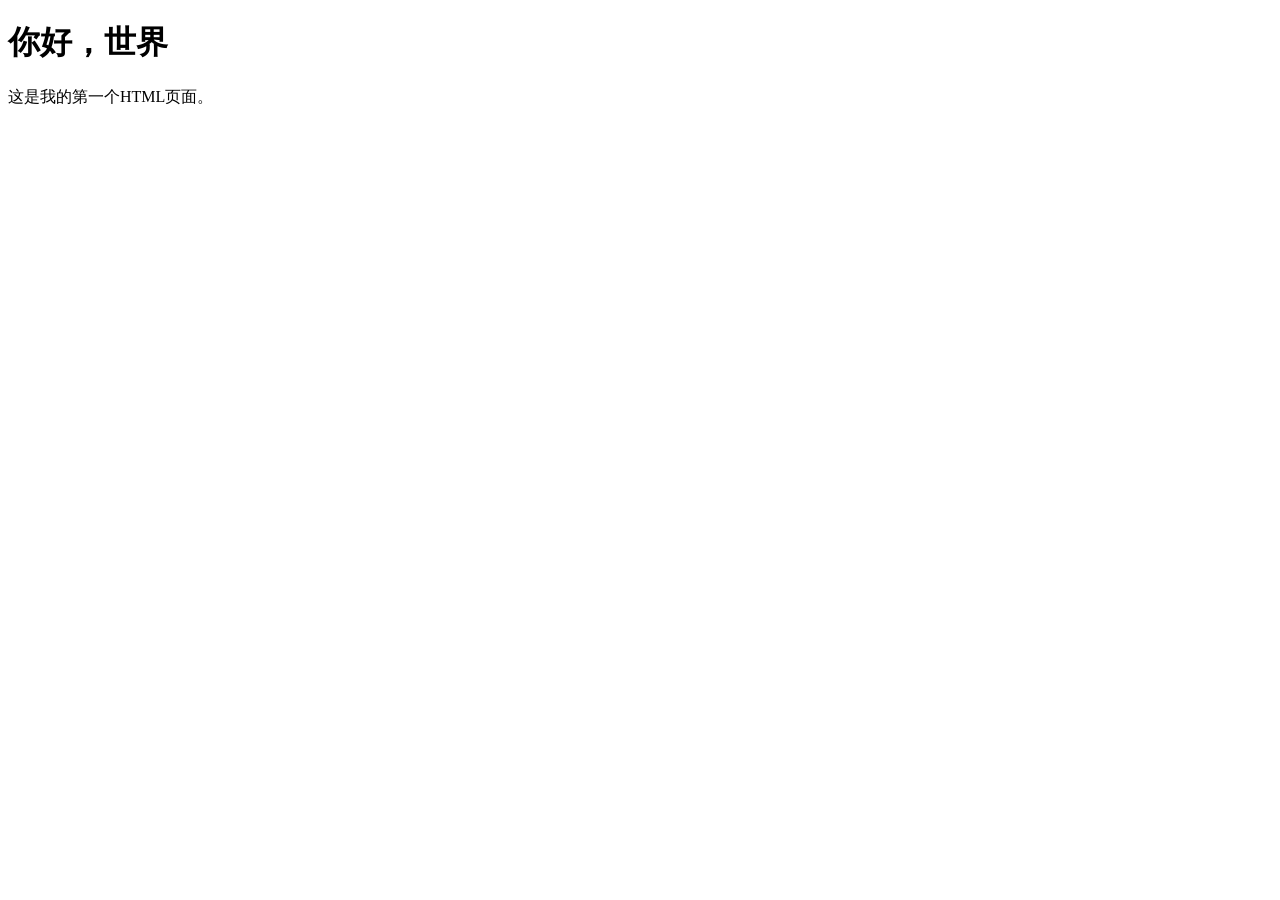
<file: index.html>
<!DOCTYPE html>
<html lang="zh-CN">
    <head>
        <meta charset="UTF-8">
        <meta name="viewport" content="width=device-width, initial-scale=1.0">
        <title>我的第一个页面</title>
    </head>
    <body>
        <h1>你好，世界</h1>
        <p>这是我的第一个HTML页面。</p>
    </body>
</html>
</file>
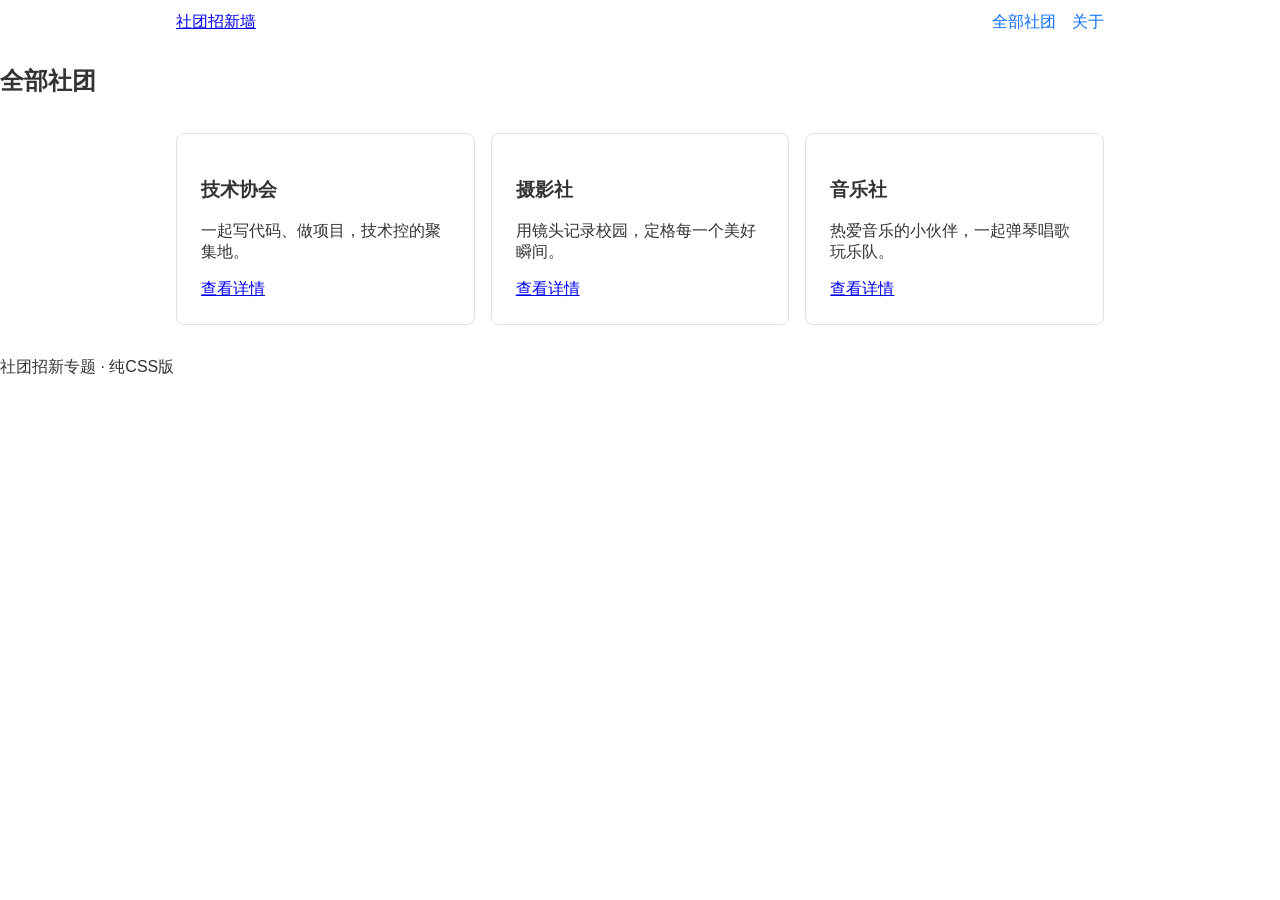
<file: club-recruitment-page/index.html>
<!DOCTYPE html>
<html lang="zh-CN">
<head>
  <meta charset="UTF-8">
  <meta name="viewport" content="width=device-width, initial-scale=1.0">
  <title>社团招新</title>
  <link rel="stylesheet" href="css/club.css">
</head>
<body>
  <header class="site-header">
    <div class="nav-wrap">
      <a class="logo" href="#">社团招新墙</a>
      <nav class="main-nav">
        <a href="#clubs">全部社团</a>
        <a href="#about">关于</a>
      </nav>
    </div>
  </header>
  <main>
    <section id="clubs">
      <h2>全部社团</h2>
      <div class="card-grid">
        <article class="club-card">
          <h3>技术协会</h3>
          <p>一起写代码、做项目，技术控的聚集地。</p>
          <a href="#">查看详情</a>
        </article>
        <article class="club-card">
          <h3>摄影社</h3>
          <p>用镜头记录校园，定格每一个美好瞬间。</p>
          <a href="#">查看详情</a>
        </article>
        <article class="club-card">
          <h3>音乐社</h3>
          <p>热爱音乐的小伙伴，一起弹琴唱歌玩乐队。</p>
          <a href="#">查看详情</a>
        </article>
      </div>
    </section>
  </main>
  <footer><p>社团招新专题 · 纯CSS版</p></footer>
</body>
</html>
</file>
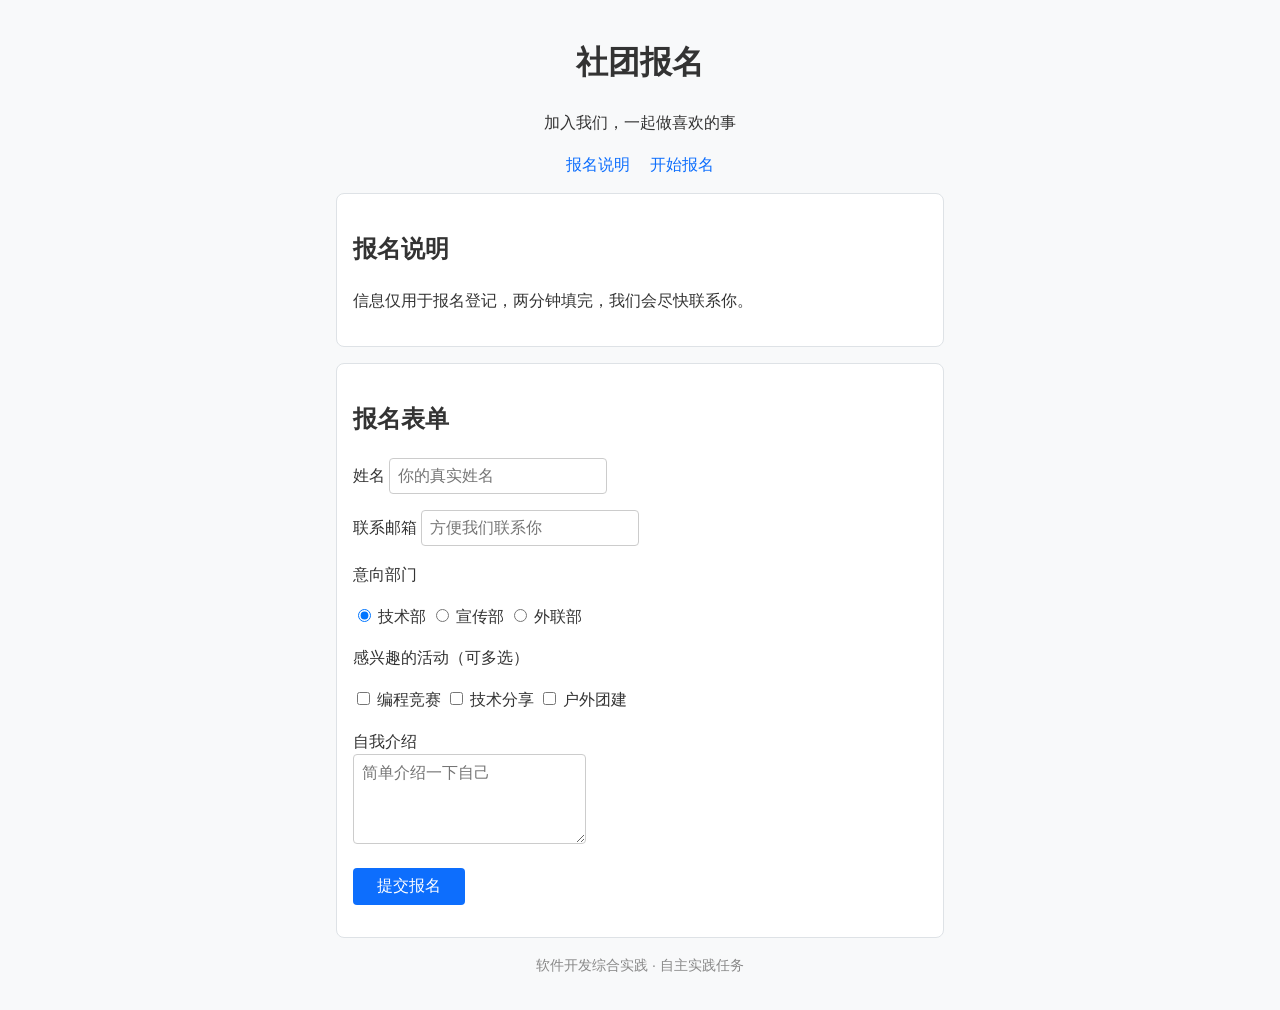
<file: club-registration/index.html>
<!DOCTYPE html>
<html lang="zh-CN">
<head>
  <meta charset="UTF-8">
  <meta name="viewport" content="width=device-width, initial-scale=1.0">
  <title>社团报名</title>
  <link rel="stylesheet" href="css/style.css">
</head>
<body>
  <header>
    <h1>社团报名</h1>
    <p>加入我们，一起做喜欢的事</p>
  </header>
  <nav>
    <a href="#intro">报名说明</a>
    <a href="#form">开始报名</a>
  </nav>
  <main>
    <section id="intro">
      <h2>报名说明</h2>
      <p>信息仅用于报名登记，两分钟填完，我们会尽快联系你。</p>
    </section>
    <section id="form">
      <h2>报名表单</h2>
      <form action="#" method="get">
        <p>
          <label for="name">姓名</label>
          <input type="text" id="name" name="name" placeholder="你的真实姓名" required>
        </p>
        <p>
          <label for="mail">联系邮箱</label>
          <input type="email" id="mail" name="mail" placeholder="方便我们联系你" required>
        </p>
        <p>意向部门</p>
        <p>
          <label><input type="radio" name="score" value="5" checked> 技术部</label>
          <label><input type="radio" name="score" value="4"> 宣传部</label>
          <label><input type="radio" name="score" value="3"> 外联部</label>
        </p>
        <p>感兴趣的活动（可多选）</p>
        <p>
          <label><input type="checkbox" name="topic" value="layout"> 编程竞赛</label>
          <label><input type="checkbox" name="topic" value="js"> 技术分享</label>
          <label><input type="checkbox" name="topic" value="chart"> 户外团建</label>
        </p>
        <p>
          <label for="advice">自我介绍</label><br>
          <textarea id="advice" name="advice" rows="4" maxlength="200" placeholder="简单介绍一下自己"></textarea>
        </p>
        <p>
          <button type="submit">提交报名</button>
        </p>
      </form>
    </section>
  </main>
  <footer>
    <p>软件开发综合实践 · 自主实践任务</p>
  </footer>
</body>
</html>
</file>
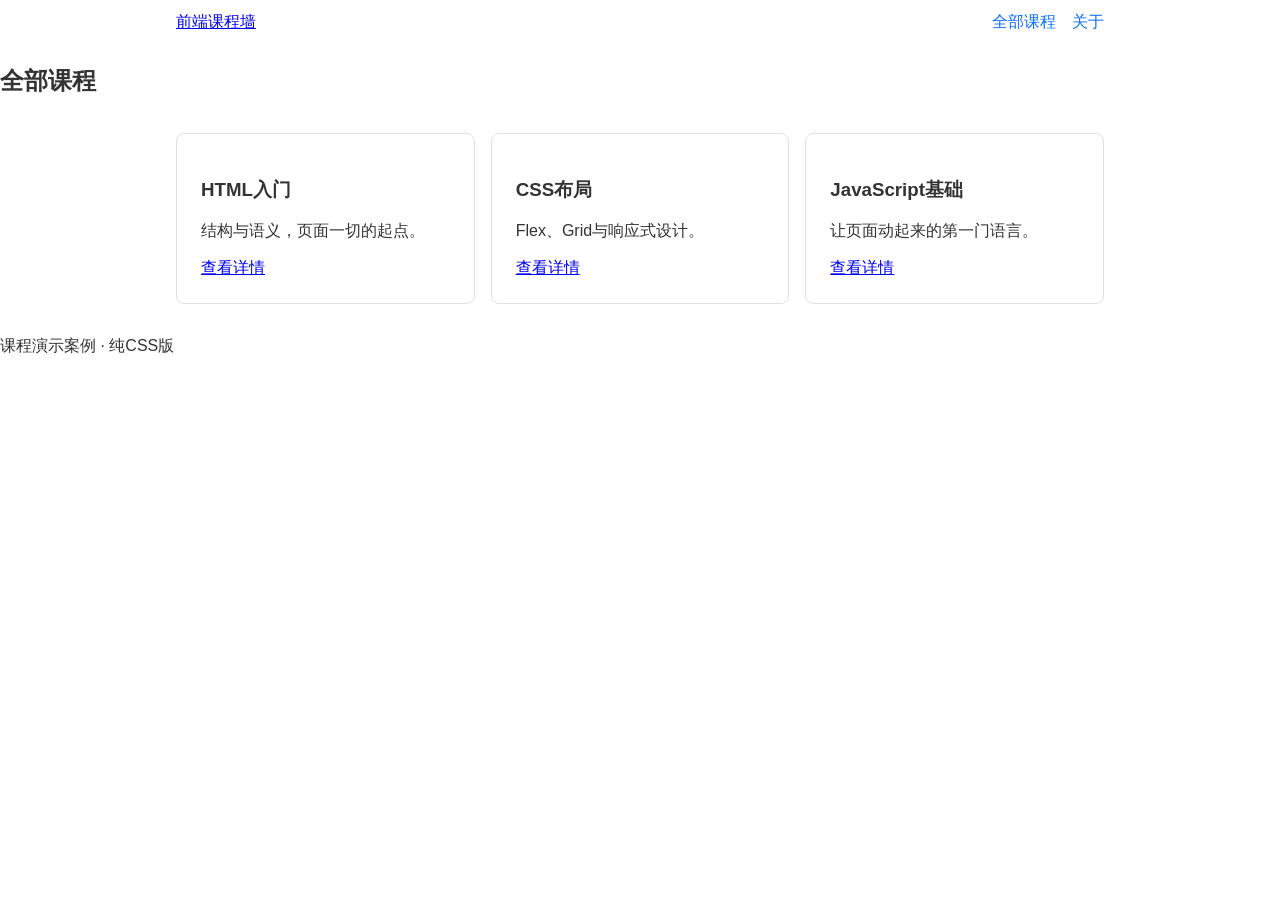
<file: courses-page/index.html>
<!DOCTYPE html>
<html lang="zh-CN">
<head>
  <meta charset="UTF-8">
  <meta name="viewport" content="width=device-width, initial-scale=1.0">
  <title>课程展示</title>
  <link rel="stylesheet" href="css/courses.css">
</head>
<body>
  <header class="site-header">
    <div class="nav-wrap">
      <a class="logo" href="#">前端课程墙</a>
      <nav class="main-nav">
        <a href="#courses">全部课程</a>
        <a href="#about">关于</a>
      </nav>
    </div>
  </header>
  <main>
    <section id="courses">
      <h2>全部课程</h2>
      <div class="card-grid">
        <article class="course-card">
          <h3>HTML入门</h3>
          <p>结构与语义，页面一切的起点。</p>
          <a href="#">查看详情</a>
        </article>
        <article class="course-card">
          <h3>CSS布局</h3>
          <p>Flex、Grid与响应式设计。</p>
          <a href="#">查看详情</a>
        </article>
        <article class="course-card">
          <h3>JavaScript基础</h3>
          <p>让页面动起来的第一门语言。</p>
          <a href="#">查看详情</a>
        </article>
      </div>
    </section>
  </main>
  <footer><p>课程演示案例 · 纯CSS版</p></footer>
</body>
</html>
</file>
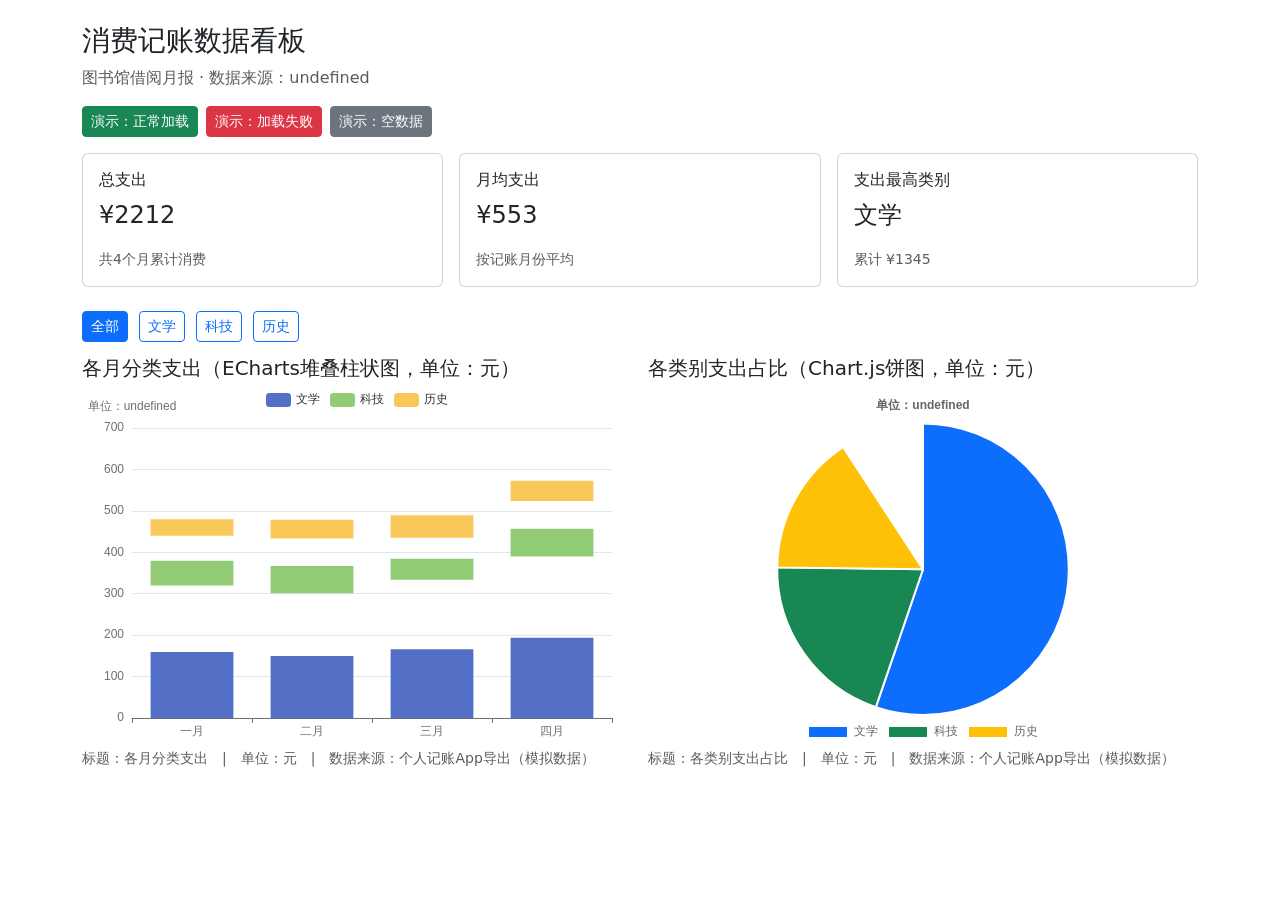
<file: dashboard/index.html>
﻿<!DOCTYPE html>
<html lang="zh-CN">
<head>
  <meta charset="UTF-8">
  <meta name="viewport" content="width=device-width, initial-scale=1.0">
  <title>消费记账数据看板</title>
  <link href="libs/bootstrap.min.css" rel="stylesheet">
  <style>
    .chart-box { height: 360px; }
    #status { display: none; }
    #filters .btn { margin: 0 6px 6px 0; }
  </style>
</head>
<body class="container py-4">
  <header>
    <h1 class="h3">消费记账数据看板</h1>
    <p class="text-muted" id="sub-title">数据来源：个人记账App导出（模拟数据）</p>
  </header>

  <!-- 三种状态演示：正常 / 失败 / 空数据 -->
  <div class="d-flex flex-wrap gap-2 mb-3">
    <button id="btn-normal" class="btn btn-sm btn-success">演示：正常加载</button>
    <button id="btn-error" class="btn btn-sm btn-danger">演示：加载失败</button>
    <button id="btn-empty" class="btn btn-sm btn-secondary">演示：空数据</button>
  </div>

  <p id="status" class="alert alert-warning"></p>

  <section class="row g-3 mb-4" id="cards"></section>

  <!-- jQuery 交互：按类别筛选柱状图 -->
  <div id="filters" class="mb-2"></div>

  <section class="row g-3">
    <div class="col-lg-6">
      <h2 class="h5">各月分类支出（ECharts堆叠柱状图，单位：元）</h2>
      <div id="bar-chart" class="chart-box"></div>
      <p class="small text-muted">标题：各月分类支出　|　单位：元　|　数据来源：个人记账App导出（模拟数据）</p>
    </div>
    <div class="col-lg-6">
      <h2 class="h5">各类别支出占比（Chart.js饼图，单位：元）</h2>
      <div class="chart-box"><canvas id="pie-chart"></canvas></div>
      <p class="small text-muted">标题：各类别支出占比　|　单位：元　|　数据来源：个人记账App导出（模拟数据）</p>
    </div>
  </section>

  <script src="libs/jquery-3.7.1.min.js"></script>
  <script src="libs/bootstrap.bundle.min.js"></script>
  <script src="libs/echarts.min.js"></script>
  <script src="libs/chart.umd.js"></script>
  <script src="app.js"></script>
</body>
</html>
</file>
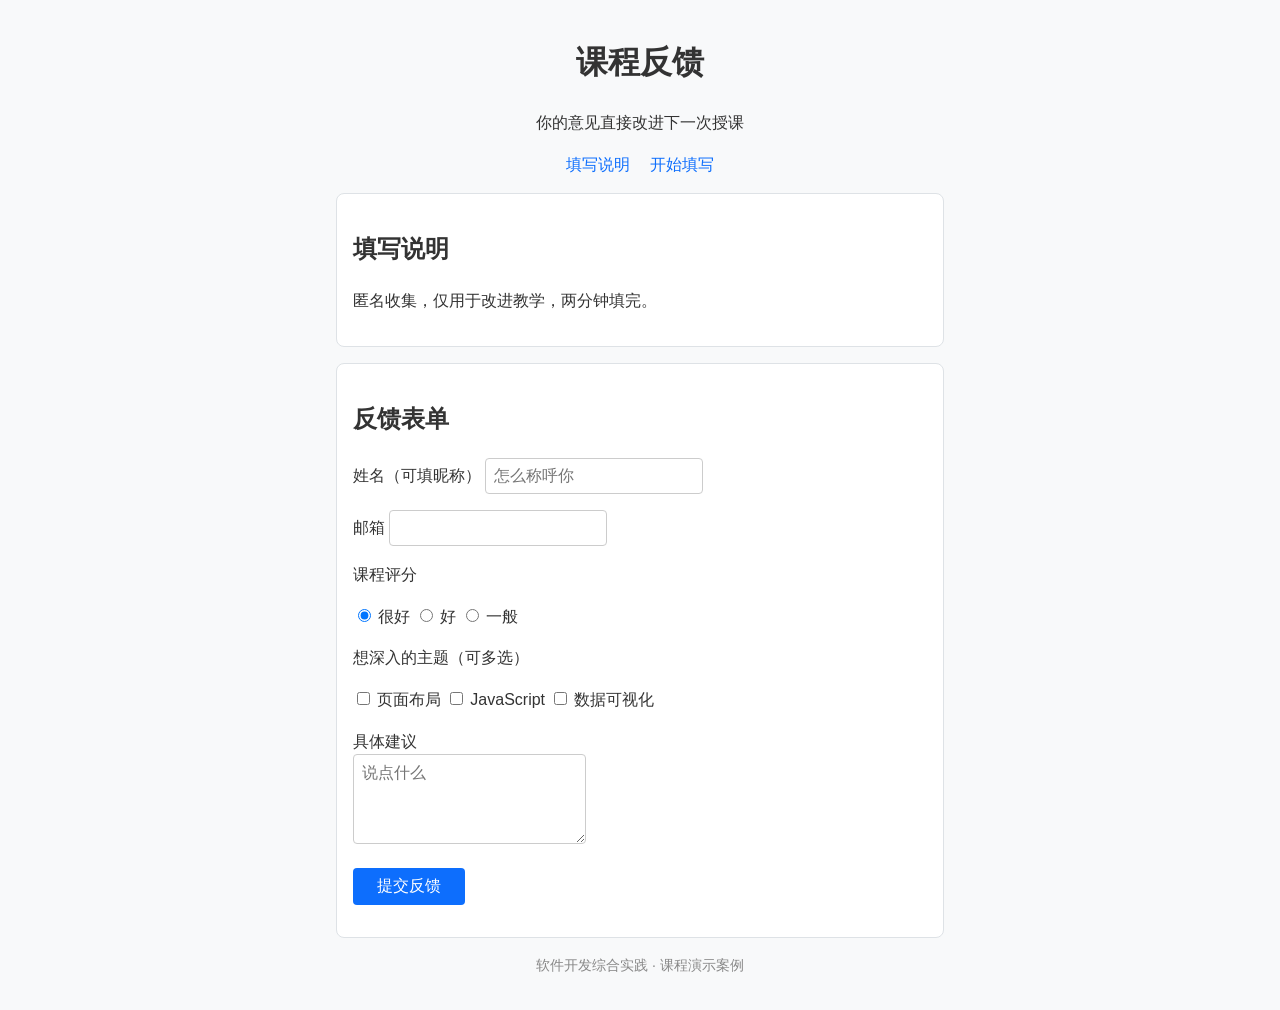
<file: feedback-form/index.html>
<!DOCTYPE html>
<html lang="zh-CN">
<head>
  <meta charset="UTF-8">
  <meta name="viewport" content="width=device-width, initial-scale=1.0">
  <title>课程反馈</title>
  <link rel="stylesheet" href="css/style.css">
</head>
<body>
  <header>
    <h1>课程反馈</h1>
    <p>你的意见直接改进下一次授课</p>
  </header>
  <nav>
    <a href="#intro">填写说明</a>
    <a href="#form">开始填写</a>
  </nav>
  <main>
    <section id="intro">
      <h2>填写说明</h2>
      <p>匿名收集，仅用于改进教学，两分钟填完。</p>
    </section>
    <section id="form">
      <h2>反馈表单</h2>
      <form action="#" method="get">
        <p>
          <label for="name">姓名（可填昵称）</label>
          <input type="text" id="name" name="name" placeholder="怎么称呼你" required>
        </p>
        <p>
          <label for="mail">邮箱</label>
          <input type="email" id="mail" name="mail" required>
        </p>
        <p>课程评分</p>
        <p>
          <label><input type="radio" name="score" value="5" checked> 很好</label>
          <label><input type="radio" name="score" value="4"> 好</label>
          <label><input type="radio" name="score" value="3"> 一般</label>
        </p>
        <p>想深入的主题（可多选）</p>
        <p>
          <label><input type="checkbox" name="topic" value="layout"> 页面布局</label>
          <label><input type="checkbox" name="topic" value="js"> JavaScript</label>
          <label><input type="checkbox" name="topic" value="chart"> 数据可视化</label>
        </p>
        <p>
          <label for="advice">具体建议</label><br>
          <textarea id="advice" name="advice" rows="4" maxlength="200" placeholder="说点什么"></textarea>
        </p>
        <p>
          <button type="submit">提交反馈</button>
        </p>
      </form>
    </section>
  </main>
  <footer>
    <p>软件开发综合实践 · 课程演示案例</p>
  </footer>
</body>
</html>
</file>
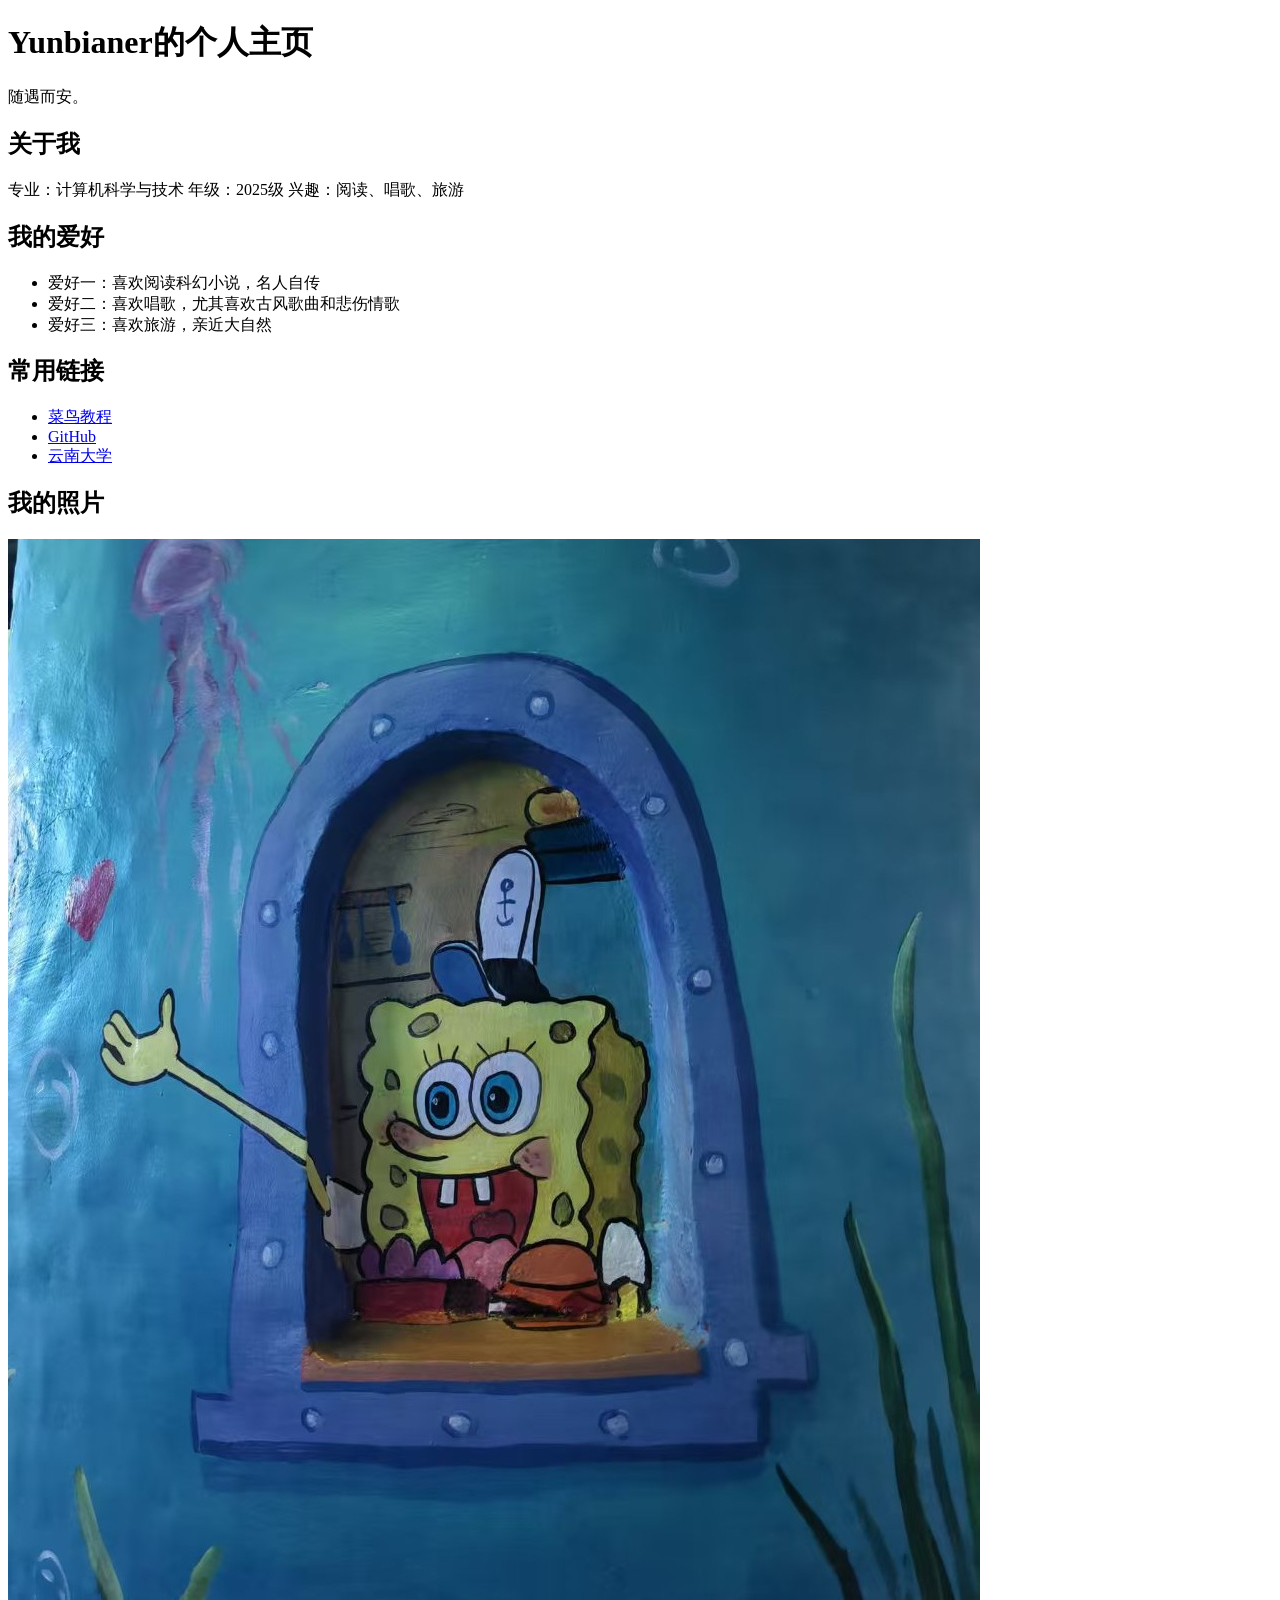
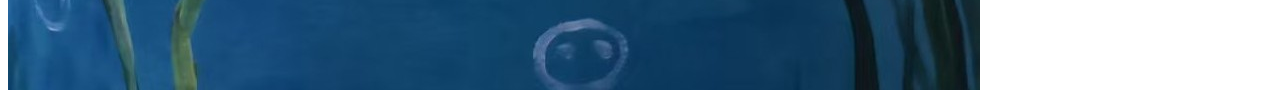
<file: homepage/index.html>
<!DOCTYPE html>
<html lang="zh-CN">
    <head>
        <meta charset="UTF-8">
        <meta name="viewport" content="width=device-width,initial-scale=1.0">
        <title>个人主页</title>
    </head>
    <body>
        <h1>Yunbianer的个人主页</h1>
        <p>随遇而安。</p>
        <h2>关于我</h2>
        <p>专业：计算机科学与技术 年级：2025级 兴趣：阅读、唱歌、旅游</p>
       
       
       
        <h2>我的爱好</h2>
        <ul>
            <li>爱好一：喜欢阅读科幻小说，名人自传</li>
            <li>爱好二：喜欢唱歌，尤其喜欢古风歌曲和悲伤情歌</li>
            <li>爱好三：喜欢旅游，亲近大自然</li>
        </ul>



        <h2>常用链接</h2>
        <ul>
            <li><a href="https://www.runoob.com/html/html-tutorial.html"
            target="_blank">菜鸟教程</a> </li>
            <li><a href="https://github.com" target="_blank">GitHub</a></li>
            <li><a href="https://www.ynu.edu.cn" target="_blank">云南大学</a></li>
        </ul>



        <h2>我的照片</h2>
        <img src="images/me.jpg" alt="我的照片">
    </body>
</html>
</file>
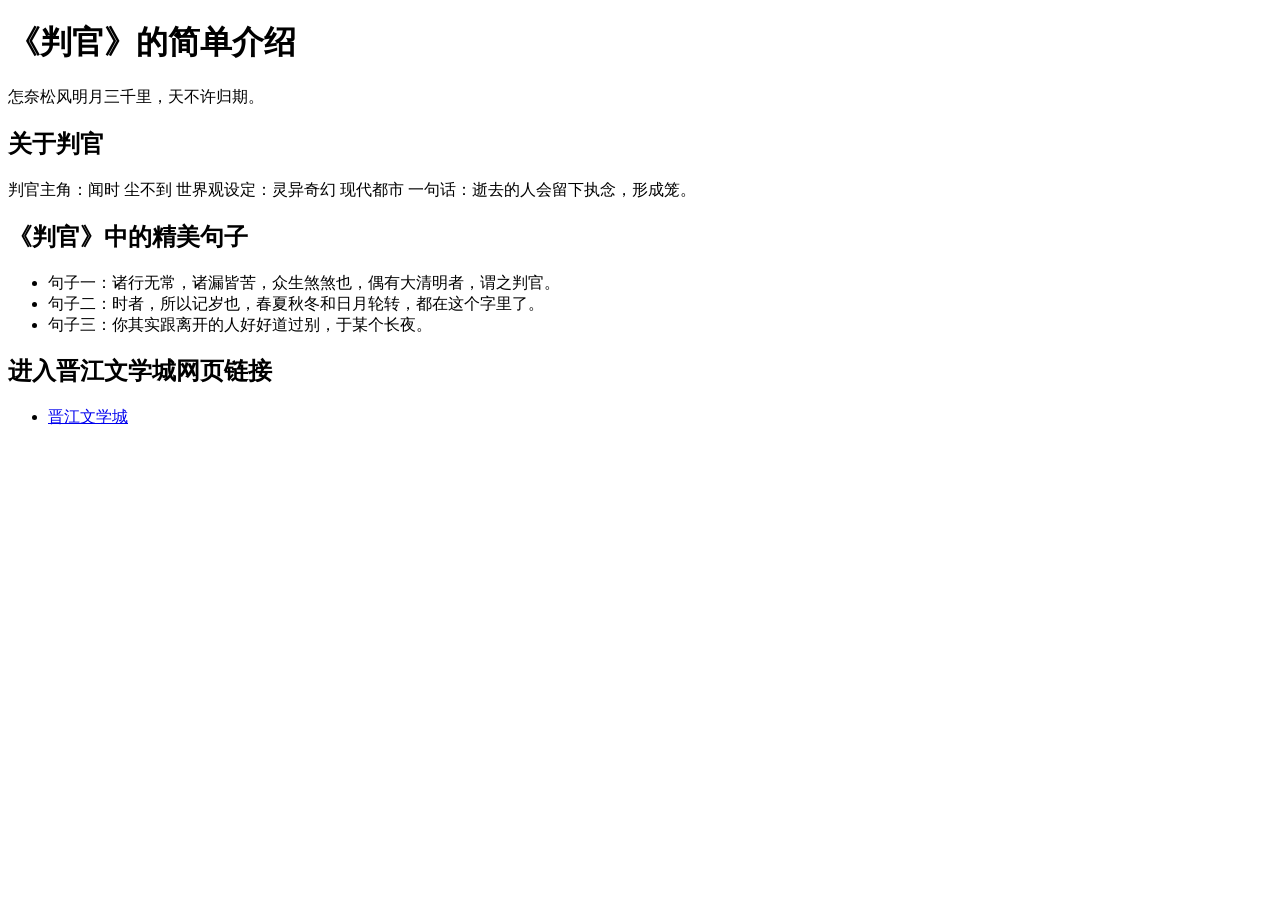
<file: theme-page/index.html>
<!DOCTYPE html>
<html lang="zh-CN">
    <head>
        <meta charset="UTF-8">
        <meta name="viewport" content="width=device-width,initial-scale=1.0">
        <title>《判官》</title>
    </head>
    <body>
        <h1>《判官》的简单介绍</h1>
        <p>怎奈松风明月三千里，天不许归期。</p>


        <h2>关于判官</h2>
        <p>判官主角：闻时   尘不到   世界观设定：灵异奇幻  现代都市  一句话：逝去的人会留下执念，形成笼。</p>


        <h2>《判官》中的精美句子</h2>
        <ul>
            <li>句子一：诸行无常，诸漏皆苦，众生煞煞也，偶有大清明者，谓之判官。</li>
            <li>句子二：时者，所以记岁也，春夏秋冬和日月轮转，都在这个字里了。</li>
            <li>句子三：你其实跟离开的人好好道过别，于某个长夜。</li>
        </ul>


        <h2>进入晋江文学城网页链接</h2>
        <ul>
            <li><a href="https://www.jjwxc.net › onebook.php"
            target="_blank">晋江文学城</a> </li>
        </ul>
    </body>
</html>
</file>
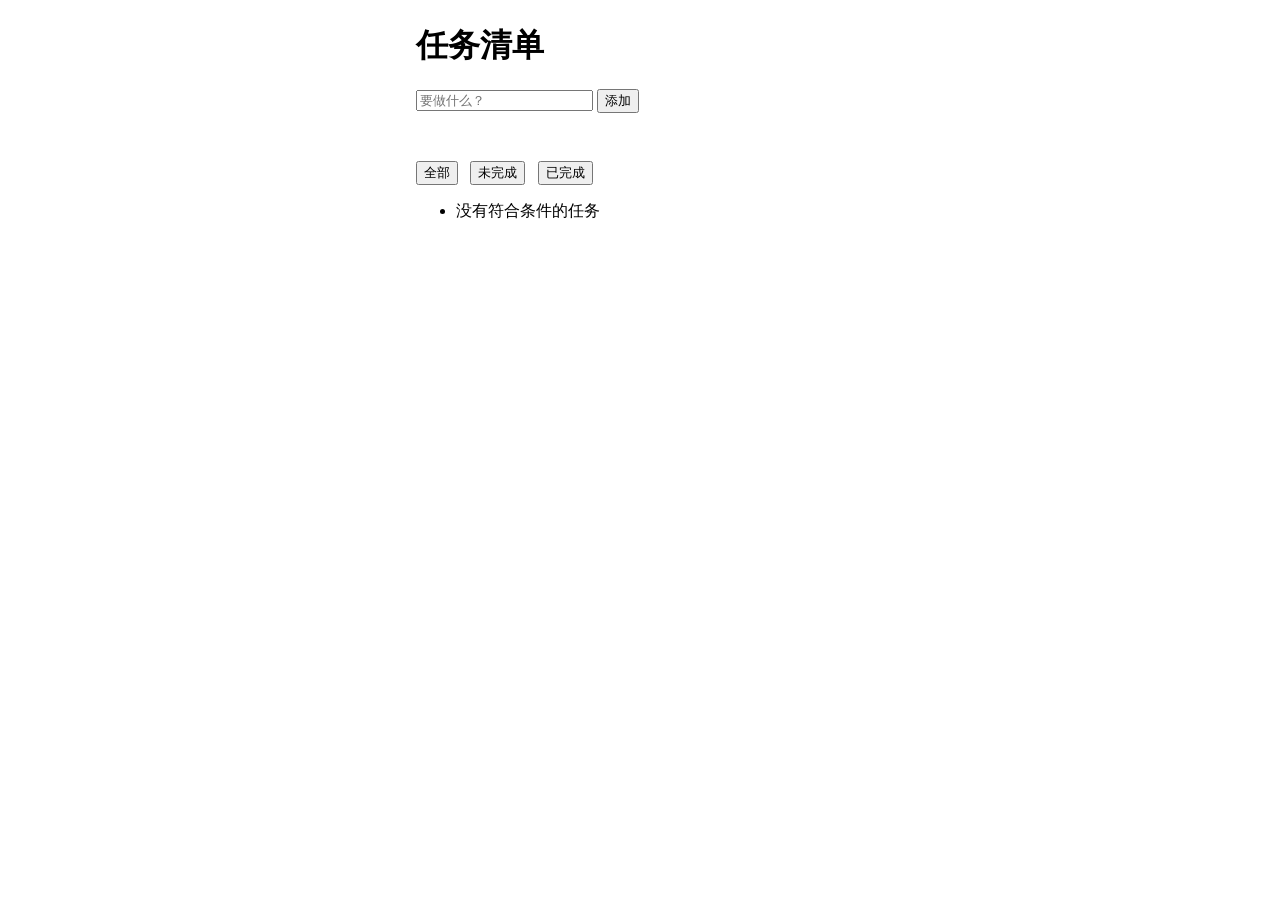
<file: todo-app/index.html>
<!DOCTYPE html>
<html lang="zh-CN">
<head>
  <meta charset="UTF-8">
  <meta name="viewport" content="width=device-width, initial-scale=1.0">
  <title>任务清单</title>
  <style>
    * { box-sizing: border-box; }
    body { font-family: sans-serif; max-width: 480px; margin: 24px auto; padding: 0 16px; }
    li.done { text-decoration: line-through; color: #999; }
    .del { margin-left: 12px; cursor: pointer; }
    .tip { color: #c00; font-size: 14px; min-height: 20px; }
    .filters { margin: 12px 0; }
    .filters button { margin-right: 8px; }
  </style>
</head>
<body>
  <h1>任务清单</h1>
  <form id="add-form">
    <input type="text" id="task-input" placeholder="要做什么？">
    <button type="submit">添加</button>
  </form>
  <p class="tip" id="tip"></p>
  <div class="filters">
    <button data-filter="all">全部</button>
    <button data-filter="active">未完成</button>
    <button data-filter="done">已完成</button>
  </div>
  <ul id="task-list"></ul>
  <script src="app.js"></script>
</body>
</html>
</file>
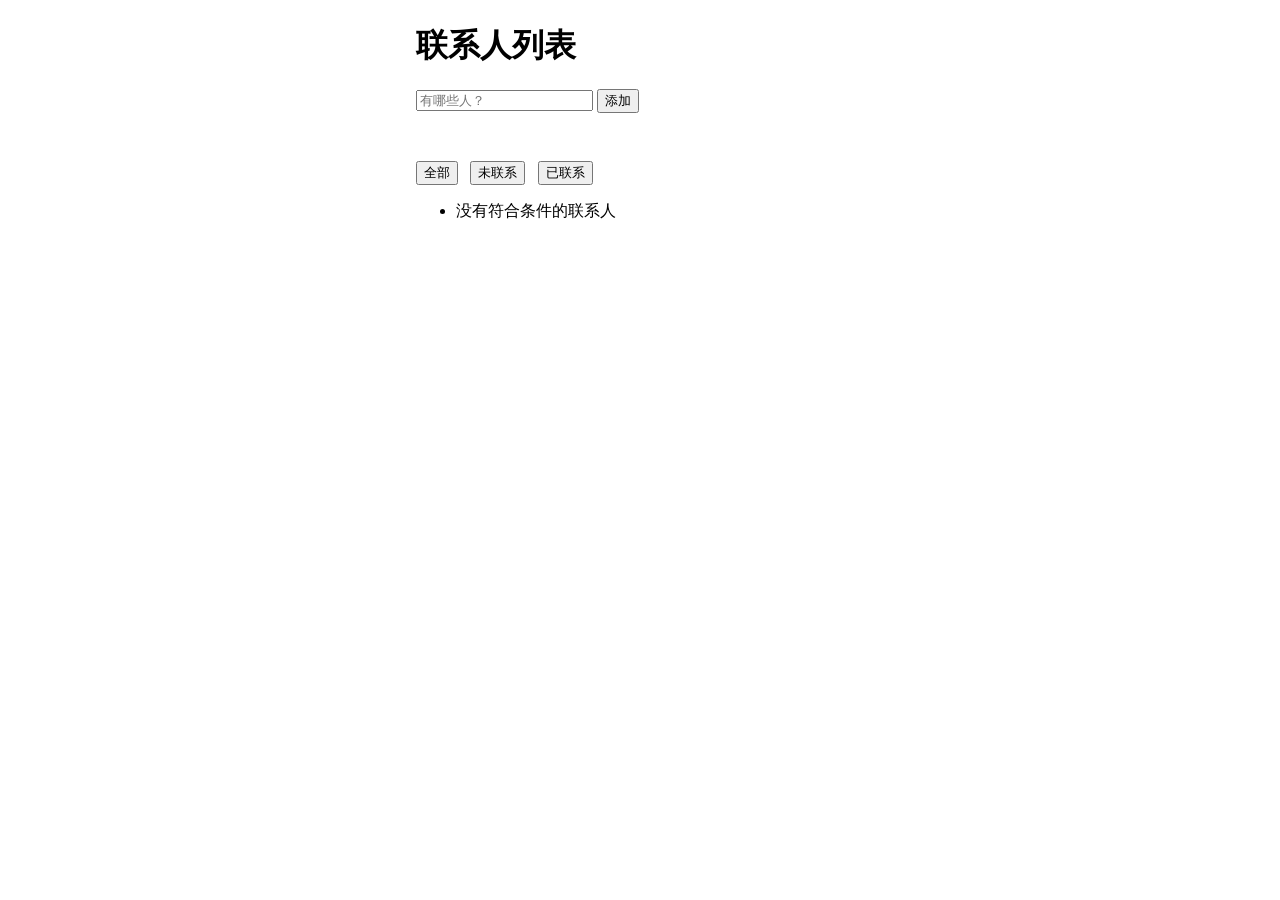
<file: xinxi/index.html>
<!DOCTYPE html>
<html lang="zh-CN">
<head>
  <meta charset="UTF-8">
  <meta name="viewport" content="width=device-width, initial-scale=1.0">
  <title>联系人列表</title>
  <style>
    * { box-sizing: border-box; }
    body { font-family: sans-serif; max-width: 480px; margin: 24px auto; padding: 0 16px; }
    li.done { text-decoration: line-through; color: #999; }
    .del { margin-left: 12px; cursor: pointer; }
    .tip { color: #c00; font-size: 14px; min-height: 20px; }
    .filters { margin: 12px 0; }
    .filters button { margin-right: 8px; }
  </style>
</head>
<body>
  <h1>联系人列表</h1>
  <form id="add-form">
    <input type="text" id="number-input" placeholder="有哪些人？">
    <button type="submit">添加</button>
  </form>
  <p class="tip" id="tip"></p>
  <div class="filters">
    <button data-filter="all">全部</button>
    <button data-filter="active">未联系</button>
    <button data-filter="done">已联系</button>
  </div>
  <ul id="number-list"></ul>
  <script src="app.js"></script>
</body>
</html>
</file>
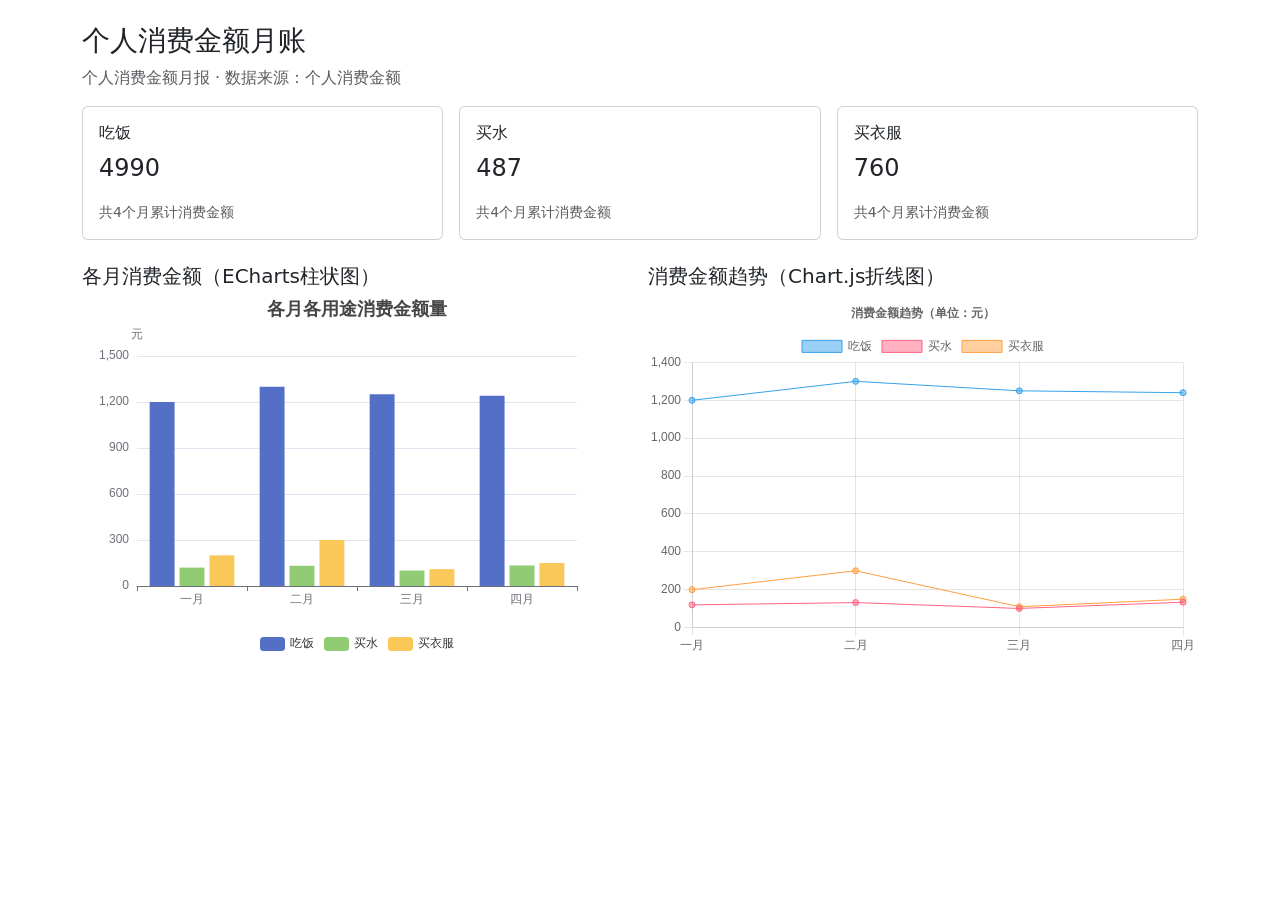
<file: cost.html>
<!DOCTYPE html>
<html lang="zh-CN">
<head>
  <meta charset="UTF-8">
  <meta name="viewport" content="width=device-width, initial-scale=1.0">
  <title>个人消费金额月账</title>
  <link href="libs/bootstrap.min.css" rel="stylesheet">
  <style>
    .chart-box { height: 360px; }
    #status { display: none; }
  </style>
</head>
<body class="container py-4">
  <header>
    <h1 class="h3">个人消费金额月账</h1>
    <p class="text-muted" id="sub-title">数据来源：个人消费金额数据</p>
  </header>

  <p id="status" class="alert alert-warning"></p>

  <section class="row g-3 mb-4" id="cards"></section>

  <section class="row g-3">
    <div class="col-lg-6">
      <h2 class="h5">各月消费金额（ECharts柱状图）</h2>
      <div id="bar-chart" class="chart-box"></div>
    </div>
    <div class="col-lg-6">
      <h2 class="h5">消费金额趋势（Chart.js折线图）</h2>
      <div class="chart-box"><canvas id="line-chart"></canvas></div>
    </div>
  </section>

  <script src="libs/jquery-3.7.1.min.js"></script>
  <script src="libs/bootstrap.bundle.min.js"></script>
  <script src="libs/echarts.min.js"></script>
  <script src="libs/chart.umd.js"></script>
  <script src="app1.js"></script>
</body>
</html>
</file>
<file: club-recruitment-page/css/club.css>
* { box-sizing: border-box; }

body {
  font-family: "Microsoft YaHei", sans-serif;
  margin: 0;
  color: #333;
}

.nav-wrap {
  max-width: 960px;
  margin: 0 auto;
  padding: 12px 16px;
  display: flex;
  justify-content: space-between;
  align-items: center;
  flex-wrap: wrap;
  gap: 8px;
}

.main-nav {
  display: flex;
  gap: 16px;
}

.main-nav a { text-decoration: none; color: #0d6efd; }

.card-grid {
  max-width: 960px;
  margin: 0 auto;
  padding: 16px;
  display: grid;
  grid-template-columns: repeat(auto-fit, minmax(260px, 1fr));
  gap: 16px;
}

.club-card {
  border: 1px solid #dee2e6;
  border-radius: 8px;
  padding: 16px;
}

@media (min-width: 992px) {
  .club-card { padding: 24px; }
}
</file>
<file: club-registration/css/style.css>
* {
  box-sizing: border-box;
}

body {
  font-family: "Microsoft YaHei", "PingFang SC", sans-serif;
  color: #333;
  line-height: 1.6;
  background-color: #f8f9fa;
  max-width: 640px;
  margin: 0 auto;
  padding: 16px;
}

header {
  text-align: center;
}

nav {
  text-align: center;
  margin-bottom: 16px;
}

nav a {
  color: #0d6efd;
  text-decoration: none;
  margin: 0 8px;
}

section {
  background: #fff;
  border: 1px solid #dee2e6;
  border-radius: 8px;
  padding: 16px;
  margin-bottom: 16px;
}

input, textarea, select, button {
  font-size: 16px;
  padding: 8px;
  border: 1px solid #ccc;
  border-radius: 4px;
}

button {
  background: #0d6efd;
  color: #fff;
  border: none;
  padding: 8px 24px;
}

footer {
  text-align: center;
  color: #888;
  font-size: 14px;
}
</file>
<file: courses-page/css/courses.css>
* { box-sizing: border-box; }

body {
  font-family: "Microsoft YaHei", sans-serif;
  margin: 0;
  color: #333;
}

.nav-wrap {
  max-width: 960px;
  margin: 0 auto;
  padding: 12px 16px;
  display: flex;
  justify-content: space-between;
  align-items: center;
  flex-wrap: wrap;
  gap: 8px;
}

.main-nav {
  display: flex;
  gap: 16px;
}

.main-nav a { text-decoration: none; color: #0d6efd; }

.card-grid {
  max-width: 960px;
  margin: 0 auto;
  padding: 16px;
  display: grid;
  grid-template-columns: repeat(auto-fit, minmax(260px, 1fr));
  gap: 16px;
}

.course-card {
  border: 1px solid #dee2e6;
  border-radius: 8px;
  padding: 16px;
}

@media (min-width: 992px) {
  .course-card { padding: 24px; }
}
</file>
<file: feedback-form/css/style.css>
* {
  box-sizing: border-box;
}

body {
  font-family: "Microsoft YaHei", "PingFang SC", sans-serif;
  color: #333;
  line-height: 1.6;
  background-color: #f8f9fa;
  max-width: 640px;
  margin: 0 auto;
  padding: 16px;
}

header {
  text-align: center;
}

nav {
  text-align: center;
  margin-bottom: 16px;
}

nav a {
  color: #0d6efd;
  text-decoration: none;
  margin: 0 8px;
}

section {
  background: #fff;
  border: 1px solid #dee2e6;
  border-radius: 8px;
  padding: 16px;
  margin-bottom: 16px;
}

input, textarea, select, button {
  font-size: 16px;
  padding: 8px;
  border: 1px solid #ccc;
  border-radius: 4px;
}

button {
  background: #0d6efd;
  color: #fff;
  border: none;
  padding: 8px 24px;
}

footer {
  text-align: center;
  color: #888;
  font-size: 14px;
}
</file>
